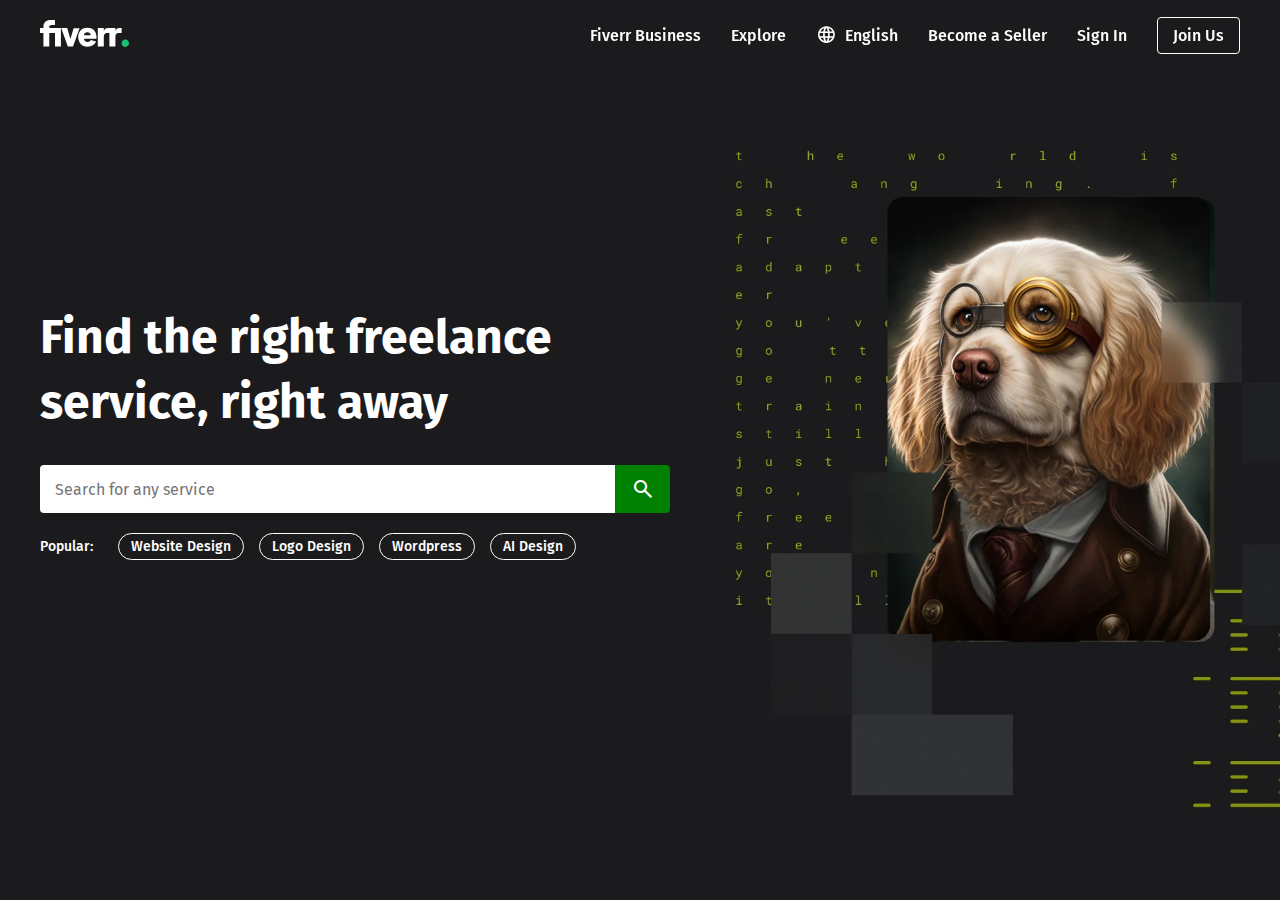
<file: fiverr-cole/index.html>
<!DOCTYPE html>
<html lang="en">
<head>
    <meta charset="UTF-8">
    <meta name="viewport" content="width=device-width, initial-scale=1.0">
    <title>Document</title>
    <link rel="stylesheet" href="style.css">
    <link rel="stylesheet" href="https://fonts.googleapis.com/css2?family=Material+Symbols+Outlined:opsz,wght,FILL,GRAD@20..48,100..700,0..1,-50..200" />
    
</head>
<body>

    <header>
        <nav class="navbar">
            <a href="#" class="logo">
                <img src="logo.svg" alt="">
            </a>

            <ul class="menu-links">
                <li><a href="#">Fiverr Business</a></li>
                <li><a href="#">Explore</a></li>
                <li class="language-item">
                    <a href="#">
                        <span class="material-symbols-outlined">Language</span>
                        English
                    </a>
                </li>
                <li><a href="#">Become a Seller</a></li>
                <li><a href="#">Sign In</a></li>
                <li class="join-btn"><a href="#">Join Us</a></li>
                <span class="material-symbols-outlined" id="close-menu-btn">close</span>
            </ul>
            <span id="hamburger-btn" class="material-symbols-outlined">menu</span>
        </nav>
    </header>

    <section class="hero-section">
        <div class="content">
            <h1>Find the right freelance service, right away</h1>
            <form action="#" class="search-form">
                <input type="text" placeholder="Search for any service">
                <button class="material-symbols-outlined" type="submit">search</button>
            </form>

            <div class="popular-tags">
                Popular:
                <ul class="tags">
                    <li><a href="">Website Design</a></li>
                    <li><a href="">Logo Design</a></li>
                    <li><a href="">Wordpress</a></li>
                    <li><a href="">AI Design</a></li>
                </ul>
            </div>
        </div>
    </section>

    <script>
        const header = document.querySelector("header")
        const hambugerBtn = document.querySelector("#hamburger-btn")
        const closeMenuBtn = document.querySelector("#close-menu-btn")

        hambugerBtn.addEventListener("click", () => header.classList.toggle("show-mobile-menu"))

        closeMenuBtn.addEventListener("click", () => hambugerBtn.click())
    </script>
    
</body>
</html>
</file>
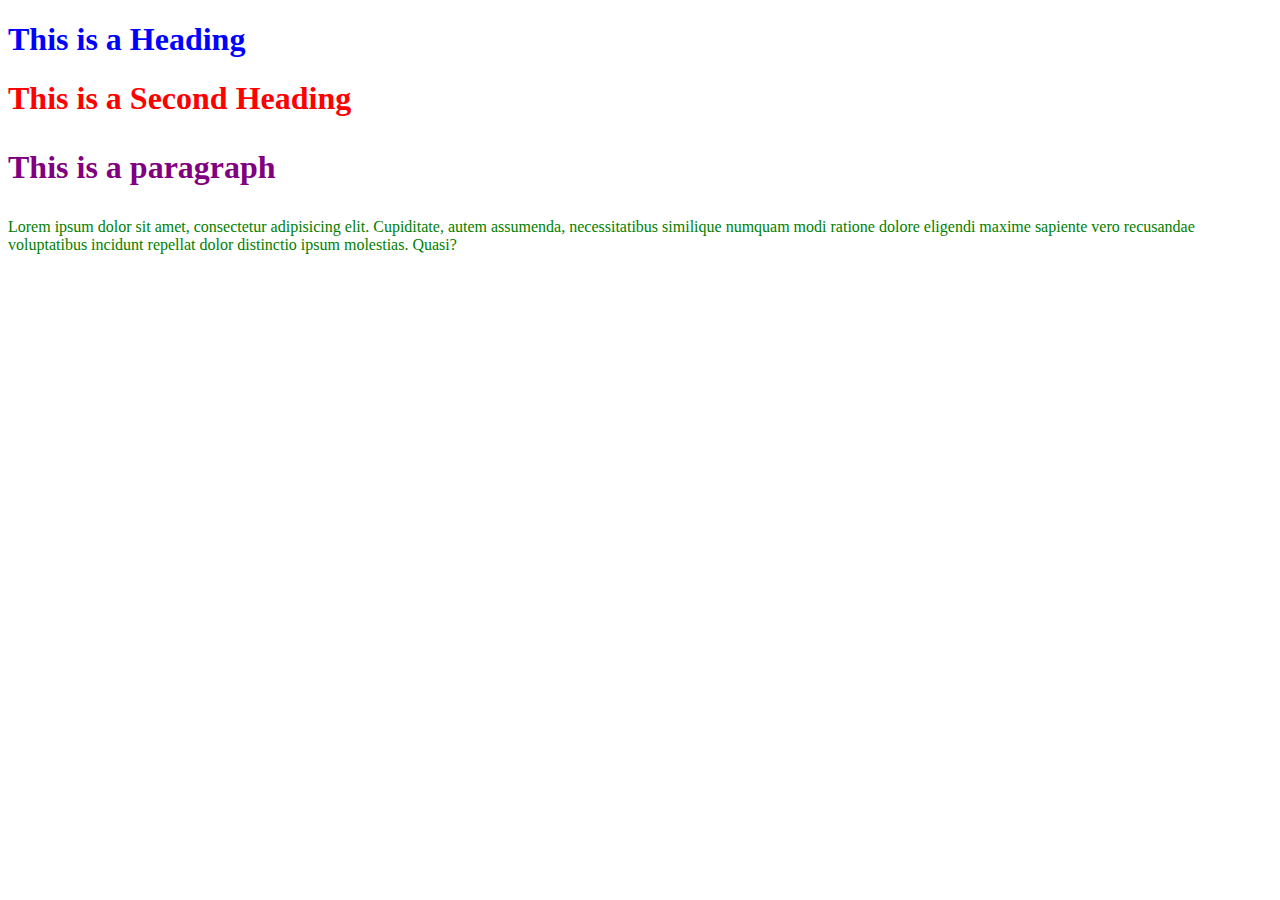
<file: class1.html>
<!DOCTYPE html>
<html lang="en">
<head>
    <meta charset="UTF-8">
    <meta name="viewport" content="width=device-width, initial-scale=1.0">
    <title>Document</title>
    <style>
        h1 {
            color: blue;
        }

        #head1 {
            color: red;
        }

        #head1 p {
            color: purple;
        }

        .para {
            color: green;
        }
    </style>
</head>
<body>

    <h1>This is a Heading</h1>
    <h1 id="head1">
        This is a Second Heading
        <p>This is a paragraph</p>
    </h1>

    <p class="para">
        Lorem ipsum dolor sit amet, consectetur adipisicing elit. Cupiditate, autem assumenda, necessitatibus similique numquam modi ratione dolore eligendi maxime sapiente vero recusandae voluptatibus incidunt repellat dolor distinctio ipsum molestias. Quasi?
    </p>
    
</body>
</html>
</file>
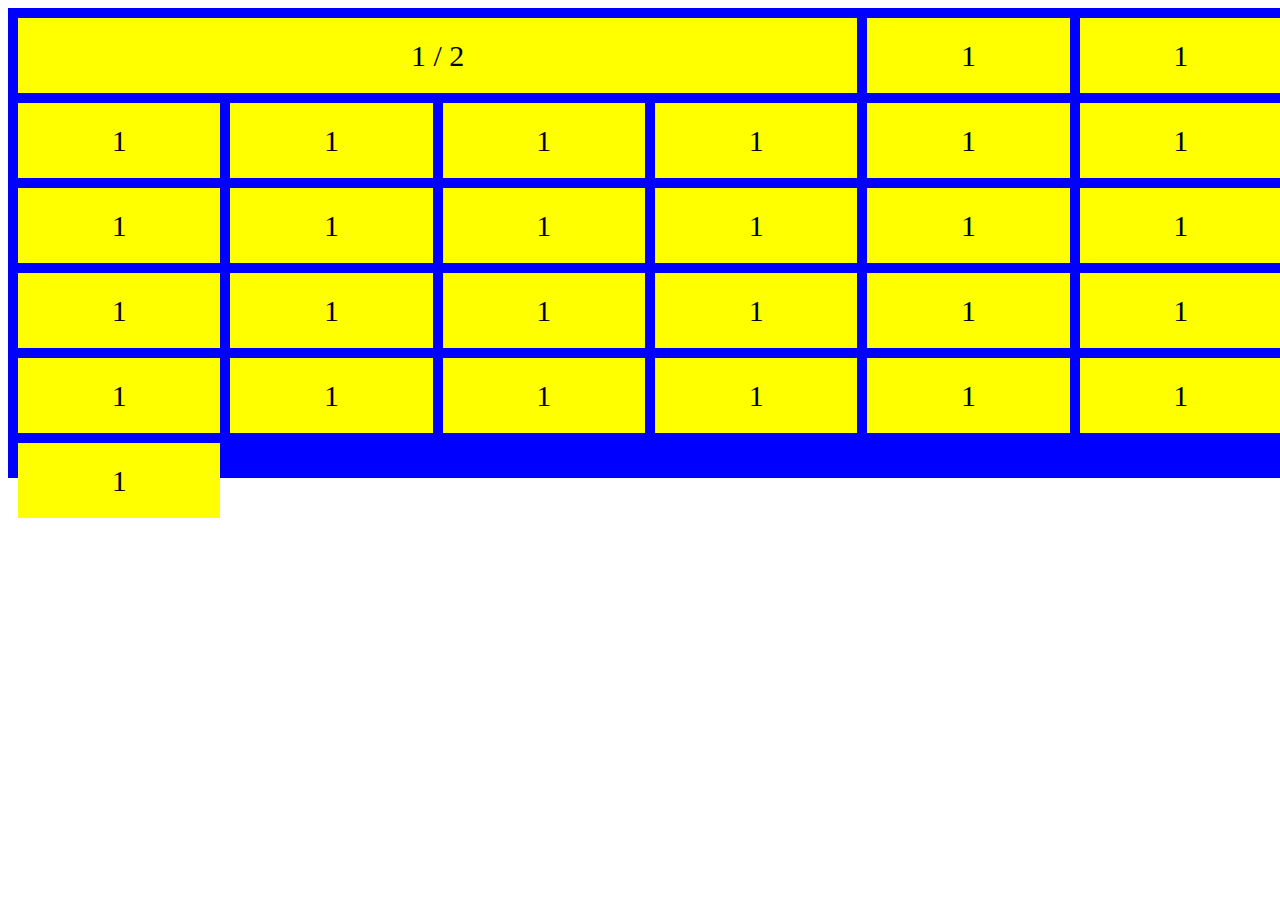
<file: class10.html>
<!DOCTYPE html>
<html lang="en">
<head>
    <meta charset="UTF-8">
    <meta name="viewport" content="width=device-width, initial-scale=1.0">
    <title>Document</title>
    <style>
        .grid-container {
            background-color: blue;
            width: 100%;
            height: 50vh;
            display: grid;
            grid-template-columns: auto auto auto auto auto auto;
            padding: 10px;
            gap: 10px;
        }

        .grid-container > div {
            background-color: yellow;        
            text-align: center;
            line-height: 75px;
            font-size: 30px;
        }

        .item1 {
            grid-column: 1 / span 4;
        }
    </style>
</head>
<body>

    <div class="grid-container">
        <div class="item1">1 / 2</div>
        <div>1 </div>
        <div>1</div>
        <div>1</div>
        <div>1</div>
        <div>1</div>
        <div>1</div>
        <div>1</div>
        <div>1</div>
        <div>1</div>
        <div>1</div>
        <div>1</div>
        <div>1</div>
        <div>1</div>
        <div>1</div>
        <div>1</div>
        <div>1</div>
        <div>1</div>
        <div>1</div>
        <div>1</div>
        <div>1</div>
        <div>1</div>
        <div>1</div>
        <div>1</div>
        <div>1</div>
        <div>1</div>
        <div>1</div>
        <div>1</div>
    </div>
    
</body>
</html>
</file>
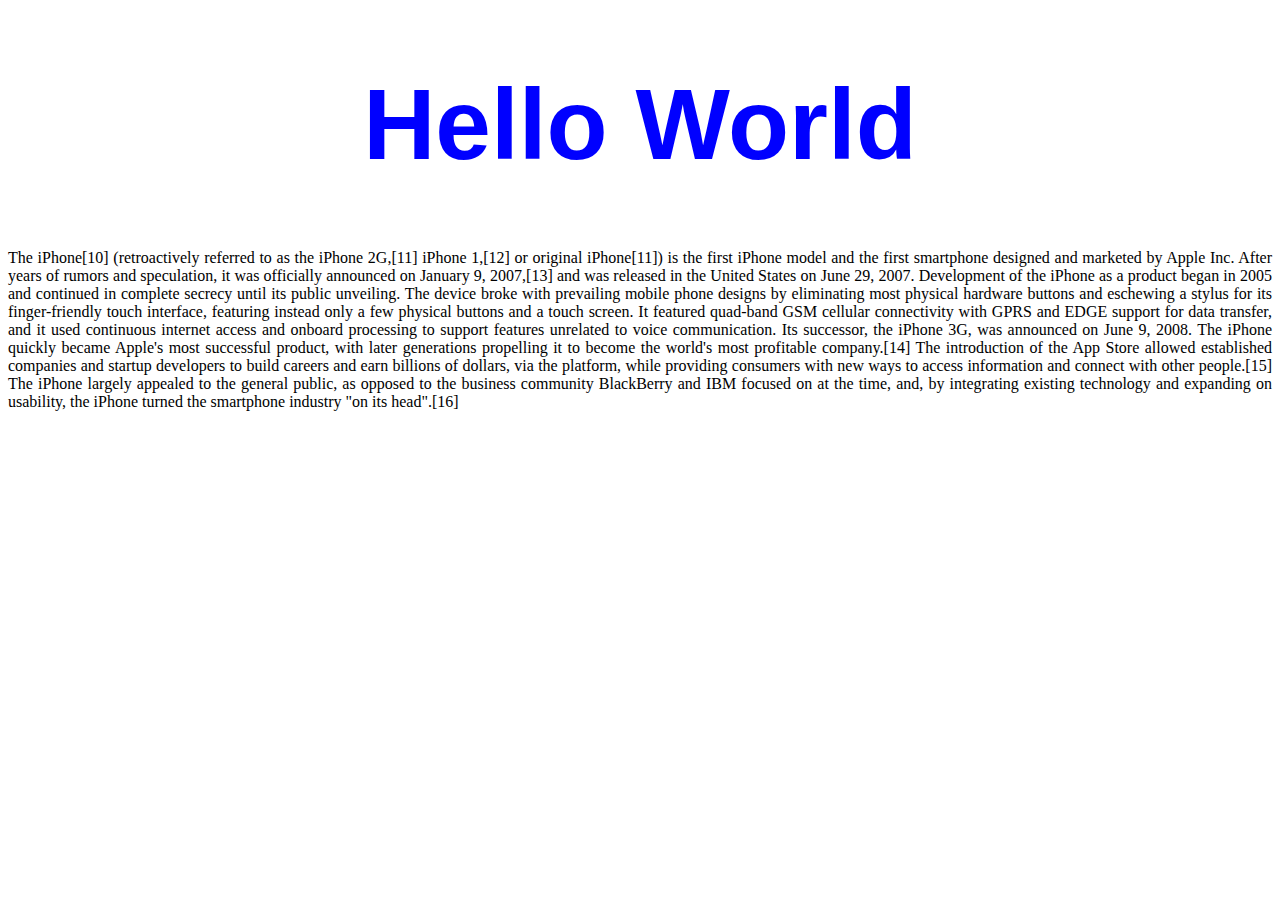
<file: class2.html>
<!DOCTYPE html>
<html lang="en">
<head>
    <meta charset="UTF-8">
    <meta name="viewport" content="width=device-width, initial-scale=1.0">
    <title>Document</title>
    <style>
        h1 {
            color: blue;
            font-family: arial;
            font-weight: bold;
            font-size: 100px;
            text-align: center;
        }
        p {
            text-align: justify;
        }
    </style>
</head>
<body>
    
    <h1>Hello World</h1>
    <p>
        The iPhone[10] (retroactively referred to as the iPhone 2G,[11] iPhone 1,[12] or original iPhone[11]) is the first iPhone model and the first smartphone designed and marketed by Apple Inc. After years of rumors and speculation, it was officially announced on January 9, 2007,[13] and was released in the United States on June 29, 2007.

Development of the iPhone as a product began in 2005 and continued in complete secrecy until its public unveiling. The device broke with prevailing mobile phone designs by eliminating most physical hardware buttons and eschewing a stylus for its finger-friendly touch interface, featuring instead only a few physical buttons and a touch screen. It featured quad-band GSM cellular connectivity with GPRS and EDGE support for data transfer, and it used continuous internet access and onboard processing to support features unrelated to voice communication. Its successor, the iPhone 3G, was announced on June 9, 2008.

The iPhone quickly became Apple's most successful product, with later generations propelling it to become the world's most profitable company.[14] The introduction of the App Store allowed established companies and startup developers to build careers and earn billions of dollars, via the platform, while providing consumers with new ways to access information and connect with other people.[15] The iPhone largely appealed to the general public, as opposed to the business community BlackBerry and IBM focused on at the time, and, by integrating existing technology and expanding on usability, the iPhone turned the smartphone industry "on its head".[16]
    </p>

</body>
</html>
</file>
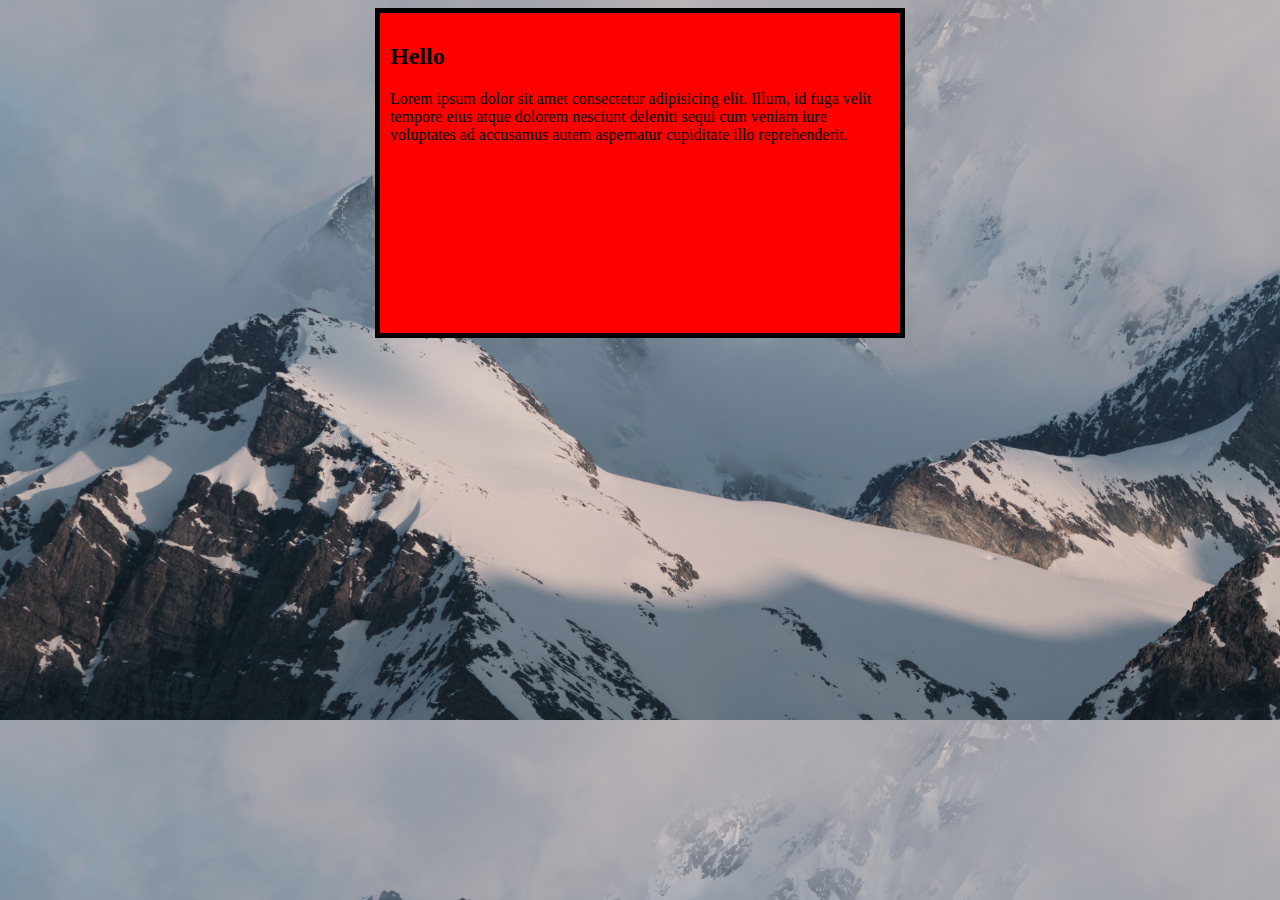
<file: class3.html>
<!DOCTYPE html>
<html lang="en">
<head>
    <meta charset="UTF-8">
    <meta name="viewport" content="width=device-width, initial-scale=1.0">
    <title>Document</title>
    <style>
       div {
        width: 500px;
        height: 300px;
        background-color: red;
        padding: 10px;
        margin: auto;
        border: 5px solid rgb(0,0,0)
       }

       body {
        background-image: url(joshua-kettle-f1Ve8K7y7NQ-unsplash.jpg);
        background-size: cover;
       }
    </style>
</head>
<body>

    <div>
        <h2>Hello</h2>
        <p>
            Lorem ipsum dolor sit amet consectetur adipisicing elit. Illum, id fuga velit tempore eius atque dolorem nesciunt deleniti sequi cum veniam iure voluptates ad accusamus autem aspernatur cupiditate illo reprehenderit.
        </p>
    </div>
    
</body>
</html>
</file>
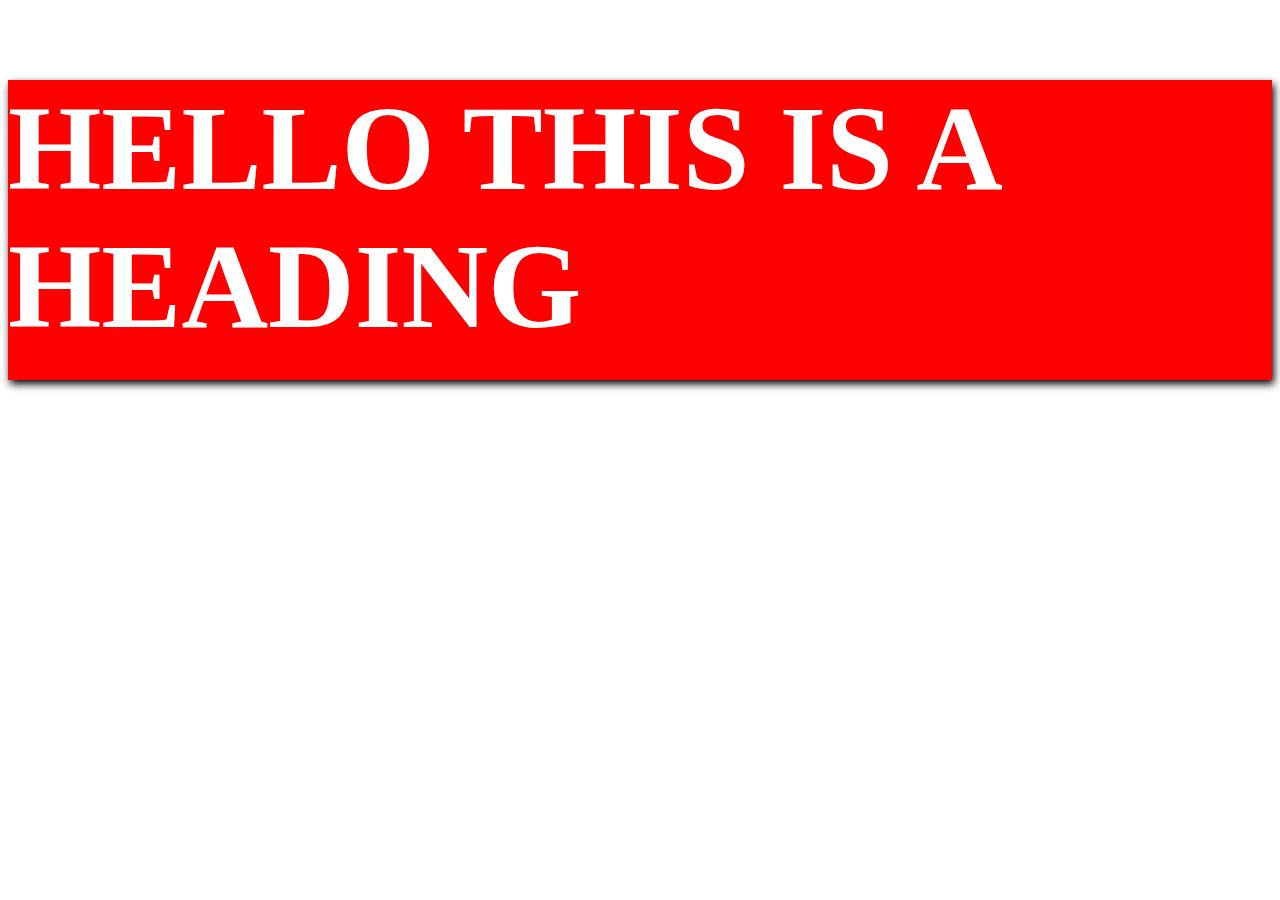
<file: class5.html>
<!DOCTYPE html>
<html lang="en">
<head>
    <meta charset="UTF-8">
    <meta name="viewport" content="width=device-width, initial-scale=1.0">
    <title>Document</title>
    <style>
        div {
            background-color: red;
            color: white;
            height: 300px;
            box-shadow: 2px 4px 8px rgb(0,0,0);
            font-size: 60px;
        }

        @media (max-width:500px) {
            div {
                background-color: blue;
                font-size: 20px;
                width: 100%;
            }
        }

        
    </style>
</head>
<body>
    <div>
       <h1>HELLO THIS IS A HEADING</h1>
    </div>
    
</body>
</html>
</file>
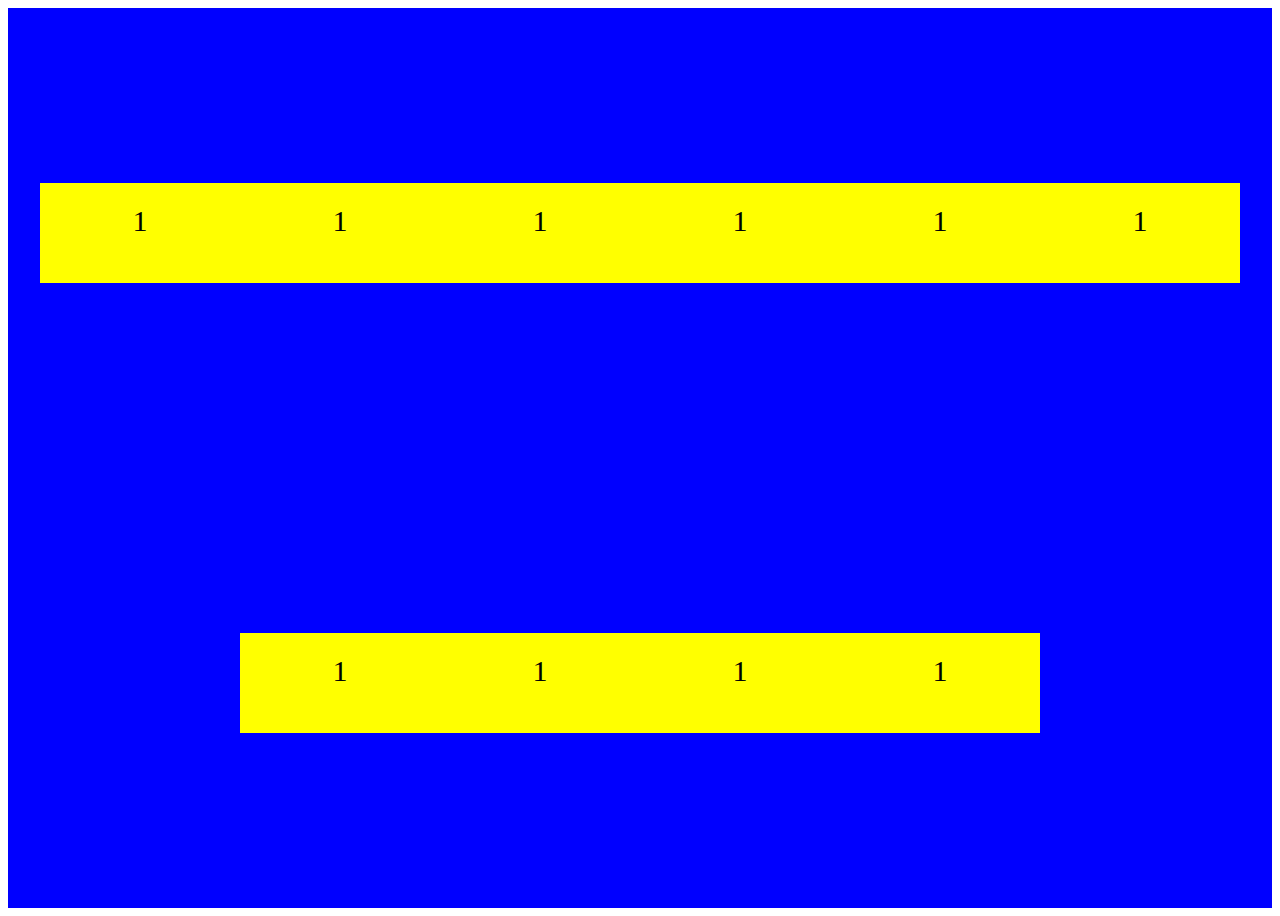
<file: class8.html>
<!DOCTYPE html>
<html lang="en">
<head>
    <meta charset="UTF-8">
    <meta name="viewport" content="width=device-width, initial-scale=1.0">
    <title>Document</title>
    <style>
        .flex-container {
            background-color: blue;
            display: flex;
            width: 100%;
            height: 100vh;
            align-items: center;
            justify-content: center;
            /* flex-direction: row; */
            flex-wrap: wrap;
        }
        
        .flex-container > div {
            background-color: yellow;
            width: 200px;
            height: 100px;
            text-align: center;
            line-height: 75px;
            font-size: 30px;
        }
    </style>
</head>
<body>

    <div class="flex-container">
        <div>1</div>
        <div>1</div>
        <div>1</div>
        <div>1</div>
        <div>1</div>
        <div>1</div>
        <div>1</div>
        <div>1</div>
        <div>1</div>
        <div>1</div>
    </div>

    
    
</body>
</html>
</file>
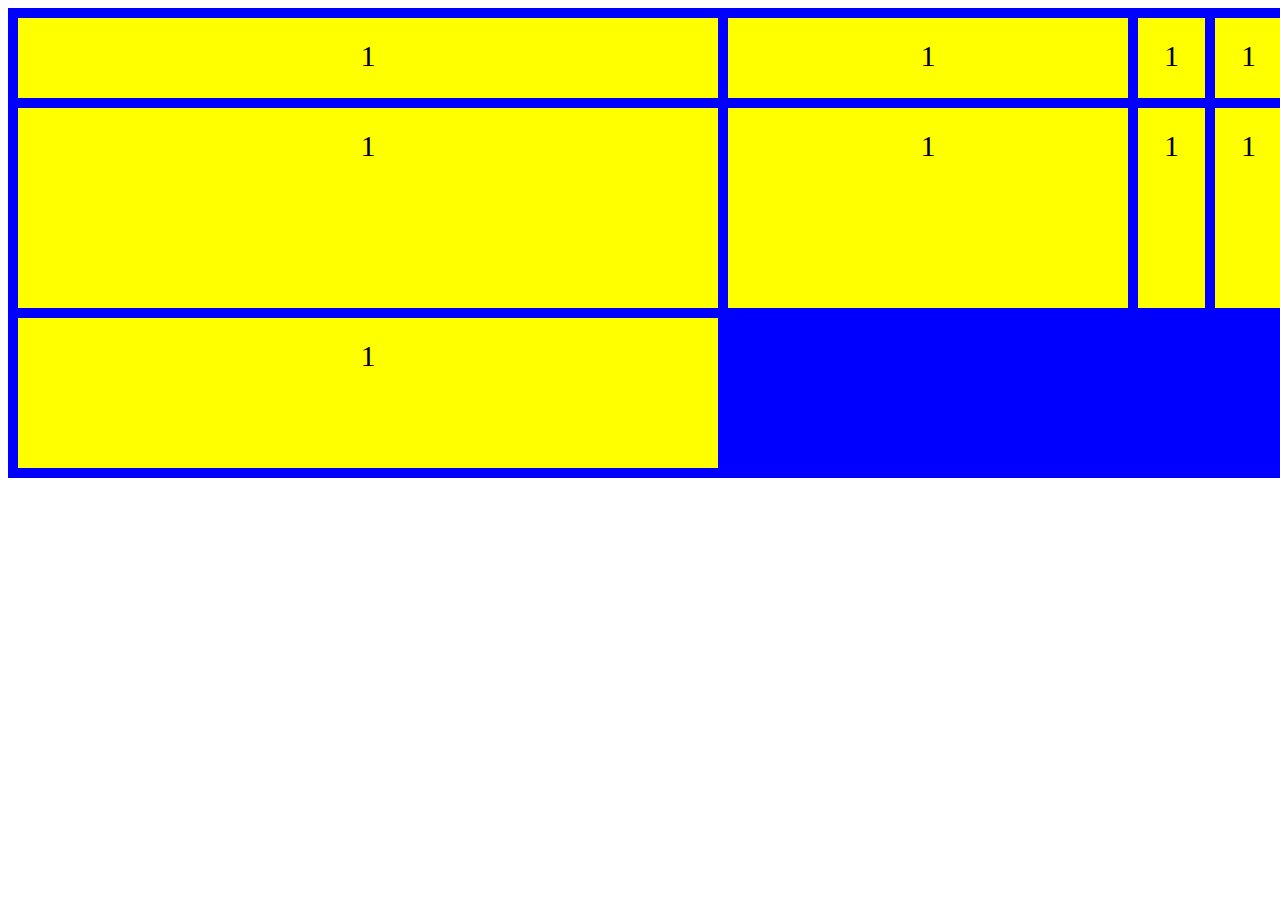
<file: class9.html>
<!DOCTYPE html>
<html lang="en">
<head>
    <meta charset="UTF-8">
    <meta name="viewport" content="width=device-width, initial-scale=1.0">
    <title>Document</title>
    <style>
        .grid-container {
            background-color: blue;
            width: 100%;
            height: 50vh;
            display: grid;
            grid-template-columns: 700px 400px auto auto;
            grid-template-rows: 80px 200px;
            padding: 10px;
            gap: 10px;
        }

        .grid-container > div {
            background-color: yellow;        
            text-align: center;
            line-height: 75px;
            font-size: 30px;
        }
    </style>
</head>
<body>

    <div class="grid-container">
        <div>1</div>
        <div>1</div>
        <div>1</div>
        <div>1</div>
        <div>1</div>
        <div>1</div>
        <div>1</div>
        <div>1</div>
        <div>1</div>
    </div>
    
</body>
</html>
</file>
<file: fiverr-cole/style.css>
@import url('https://fonts.googleapis.com/css2?family=Fira+Sans:wght@300;400&family=Poppins:wght@200;300;600&family=Roboto:ital,wght@0,100;1,100&display=swap');
* {
    margin: 0;
    padding: 0;
    box-sizing: border-box;
    font-family: 'Fira Sans', sans-serif;
}

body {
    background-color: #1B1B1D;
}

header {
    position: fixed;
    left: 0;
    top: 0;
    width: 100%;
    z-index: 1;
    padding: 20px;
}

header .navbar {
    max-width: 1200px;
    margin: 0 auto;
    display: flex;
    align-items: center;
    justify-content: space-between;
}

.navbar .menu-links {
    display: flex;
    align-items: center;
    list-style: none;
    gap: 30px;
}

.navbar .menu-links li a {
    color: white;
    font-weight: 500;
    text-decoration: none;
    transition: 0.2s ease;
}

.navbar .menu-links .language-item a {
    display: flex;
    gap: 8px;
    align-items: center;
}

.navbar .menu-links .language-item span {
    font-size: 1.3rem;
}

.navbar .menu-links li a:hover {
    color: green
}

.navbar .menu-links .join-btn a {
    border: 1px solid white;
    padding: 8px 15px;
    border-radius: 4px;
}

.navbar .menu-links .join-btn a:hover {
    color: white;
    border-color: transparent;
    background-color: green;
}

.hero-section {
    height: 100vh;
    background-image: url(hero-img.jpg);
    background-position: center;
    background-size: cover;
    position: relative;
    display: flex;
    padding: 0 20px;
    align-items: center;
}

.hero-section .content {
    max-width: 1200px;
    margin: 0 auto 40px;
    width: 100%;
}

.hero-section .content h1 {
    color: white;
    font-size: 3rem;
    max-width: 630px;
    line-height: 65px;
}

.hero-section .search-form {
    height: 48px;
    display: flex;
    max-width: 630px;
    margin-top: 30px;
}

.hero-section .search-form input {
    height: 100%;
    width: 100%;
    border: none;
    outline: none;
    padding: 0 15px;
    font-size: 1rem;
    border-radius: 4px 0 0 4px;
}

.hero-section .search-form button {
    height: 100%;
    width: 60px;
    border: none;
    outline: none;
    cursor: pointer;
    background-color: green;
    color: white;
    border-radius: 0 4px 4px 0;
    transition: background 0.2s ease;
}

.hero-section .search-form button:hover {
    background: rgb(2, 60, 2);
}

.hero-section .popular-tags {
    display: flex;
    color: #fff;
    gap: 25px;
    font-size: 0.875rem;
    font-weight: 500;
    margin-top: 25px;
}

.hero-section .popular-tags .tags {
    display: flex;
    gap: 15px;
    align-items: center;
    list-style: none;
}

.hero-section .tags li a {
    text-decoration: none;
    color: white;
    border: 1px solid white;
    padding: 4px 12px;
    border-radius: 50px;
    transition: 0.2s ease;
}

.hero-section .tags li a:hover {
    color: black;
    background-color: white;
}

.navbar #hamburger-btn {
    color: white;
    cursor: pointer;
    display: none;
    font-size: 1.7rem;
}

.navbar #close-menu-btn {
    position: absolute;
    display: none;
    color: black;
    top: 20px;
    right: 20px;
    cursor: pointer;
    font-size: 1.7rem;
}

@media screen and (max-width: 900px) {
    header.show-mobile-menu::before {
        content: "";
        height: 100%;
        width: 100%;
        position: fixed;
        left: 0;
        top: 0;
        backdrop-filter: blur(5px);
    }

    .navbar .menu-links {
        height: 100vh;
        max-width: 300px;
        width: 100%;
        background-color: white;
        position: fixed;
        left: -300px;
        top: 0;
        display: block;
        padding: 75px 40px 0;
        transition: left 0.2s ease;
    }
    header.show-mobile-menu .navbar .menu-links {
        left: 0;
    }

    .navbar .menu-links li {
        margin-bottom: 30px;
    }

    .navbar .menu-links li a {
        color: black;
        font-size: 1.1rem;
    }

    .navbar .menu-links .join-btn a {
        padding: 0;
    }

    .navbar .menu-links .join-btn a:hover {
        color: green;
        background-color: none;
    }

    .navbar :is(#close-menu-btn, #hamburger-btn) {
        display: block;
    }
    .hero-section {
        background: none;
    }
    .hero-section .content {
        margin: 0 auto 80px;
    }

    .hero-section .content :is(h1, .search-form) {
        max-width: 100%;
    }

    .hero-section .content h1 {
        text-align: center;
        font-size: 2.5rem;
        line-height: 55px;
    }

    .hero-section .search-form {
        display: block;
        margin-top: 20px;
    }

    .hero-section .search-form input {
        border-radius: 4px;
    }
    .hero-section .search-form button {
        margin-top: 10px;
        border-radius: 4px;
        width: 100%;
    }

    .hero-section .popular-tags {
        display: none;
    }
}
</file>
